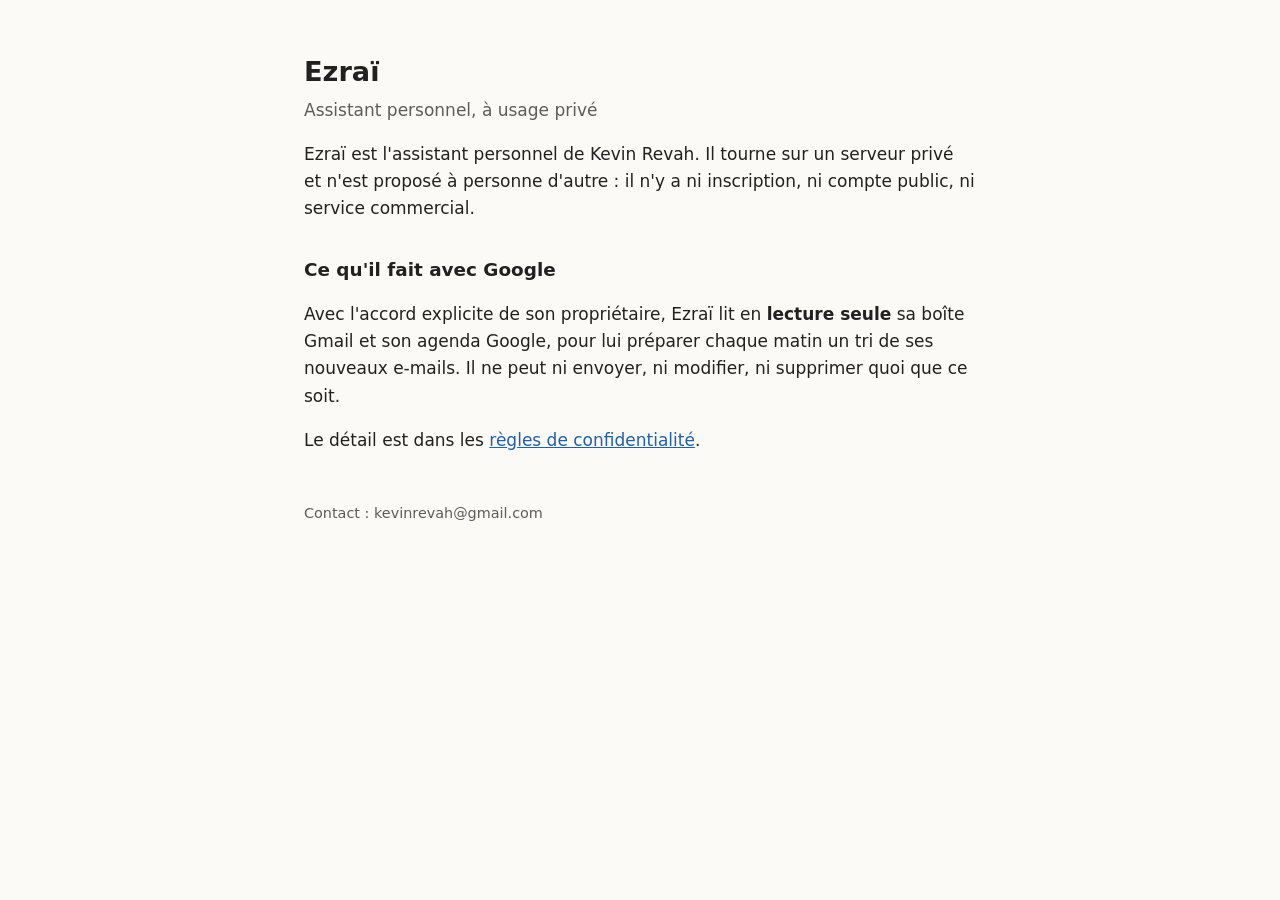
<file: index.html>
<!doctype html>
<html lang="fr">
<head>
<meta charset="utf-8">
<meta name="viewport" content="width=device-width, initial-scale=1">
<title>Ezraï</title>
<link rel="stylesheet" href="style.css">
</head>
<body>
<h1>Ezraï</h1>
<p class="sous">Assistant personnel, à usage privé</p>

<p>Ezraï est l'assistant personnel de Kevin Revah. Il tourne sur un serveur privé et n'est proposé
à personne d'autre : il n'y a ni inscription, ni compte public, ni service commercial.</p>

<h2>Ce qu'il fait avec Google</h2>
<p>Avec l'accord explicite de son propriétaire, Ezraï lit en <strong>lecture seule</strong> sa boîte
Gmail et son agenda Google, pour lui préparer chaque matin un tri de ses nouveaux e-mails. Il ne peut
ni envoyer, ni modifier, ni supprimer quoi que ce soit.</p>

<p>Le détail est dans les <a href="confidentialite.html">règles de confidentialité</a>.</p>

<footer>Contact : kevinrevah@gmail.com</footer>
</body>
</html>
</file>
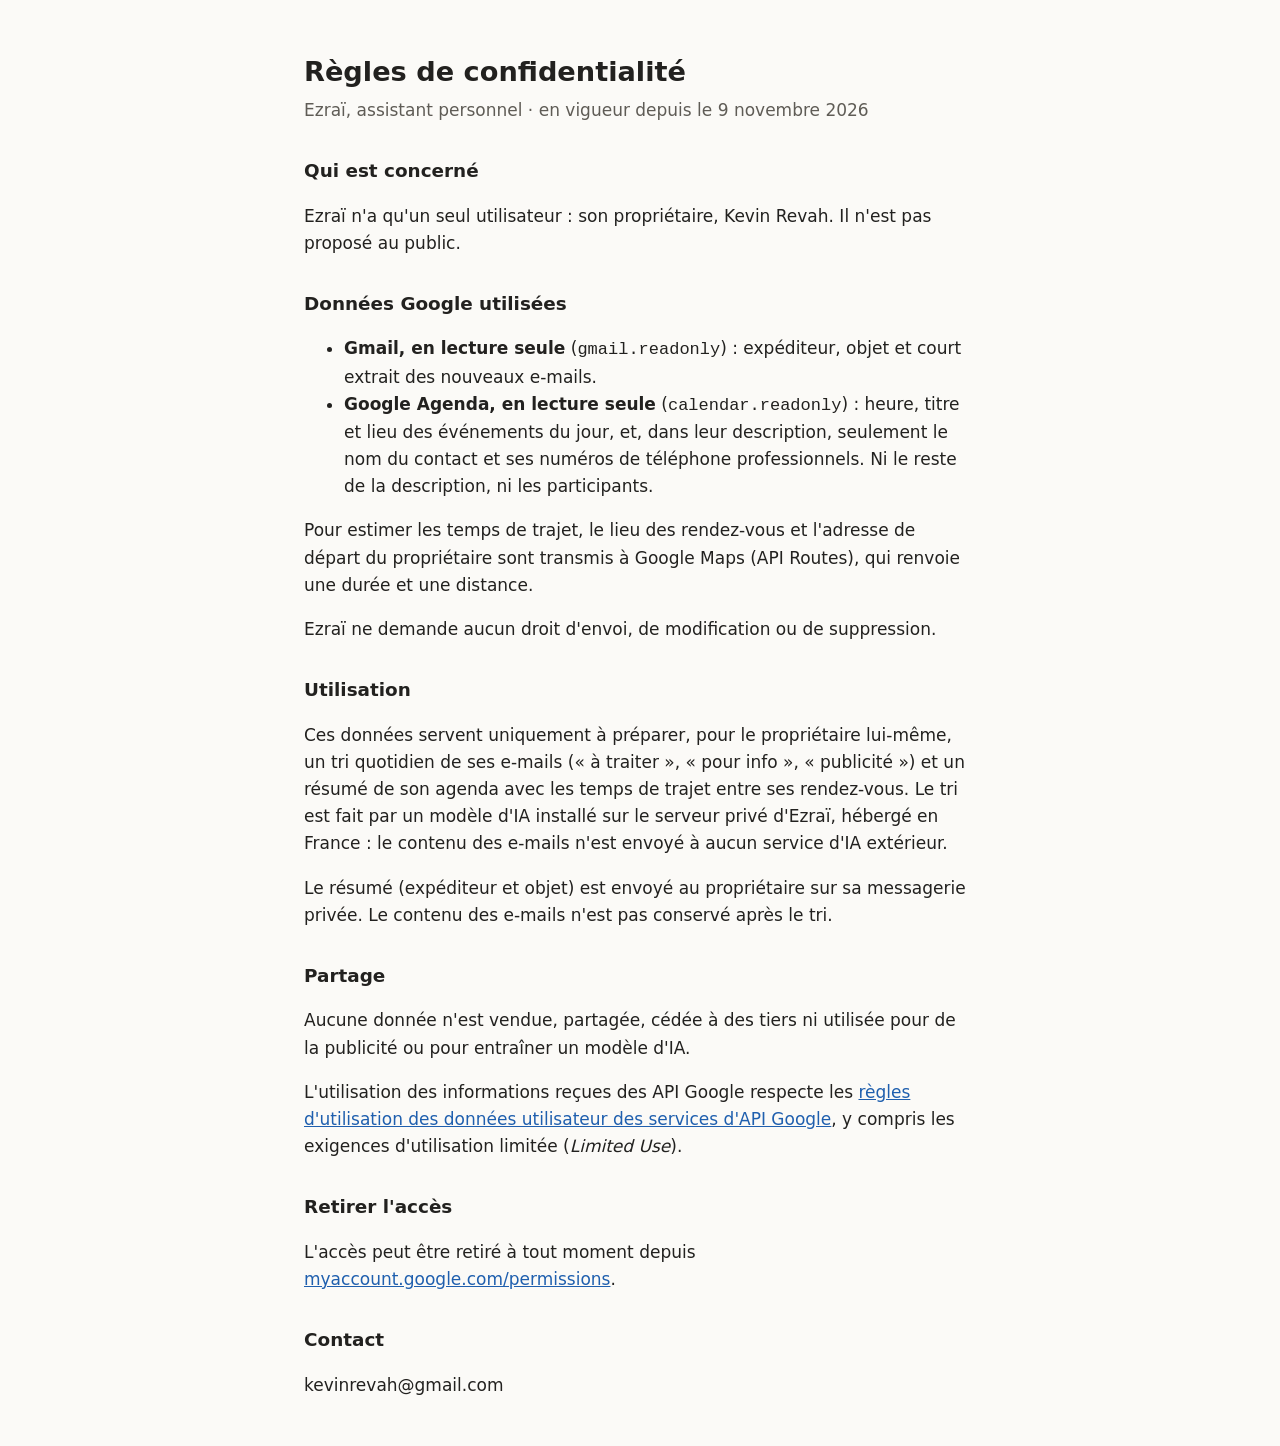
<file: confidentialite.html>
<!doctype html>
<html lang="fr">
<head>
<meta charset="utf-8">
<meta name="viewport" content="width=device-width, initial-scale=1">
<title>Ezraï — confidentialité</title>
<link rel="stylesheet" href="style.css">
</head>
<body>
<h1>Règles de confidentialité</h1>
<p class="sous">Ezraï, assistant personnel · en vigueur depuis le 9 novembre 2026</p>

<h2>Qui est concerné</h2>
<p>Ezraï n'a qu'un seul utilisateur : son propriétaire, Kevin Revah. Il n'est pas proposé au public.</p>

<h2>Données Google utilisées</h2>
<ul>
<li><strong>Gmail, en lecture seule</strong> (<code>gmail.readonly</code>) : expéditeur, objet et court
extrait des nouveaux e-mails.</li>
<li><strong>Google Agenda, en lecture seule</strong> (<code>calendar.readonly</code>) : heure, titre et
lieu des événements du jour, et, dans leur description, seulement le nom du contact et ses numéros de
téléphone professionnels. Ni le reste de la description, ni les participants.</li>
</ul>
<p>Pour estimer les temps de trajet, le lieu des rendez-vous et l'adresse de départ du propriétaire sont
transmis à Google Maps (API Routes), qui renvoie une durée et une distance.</p>
<p>Ezraï ne demande aucun droit d'envoi, de modification ou de suppression.</p>

<h2>Utilisation</h2>
<p>Ces données servent uniquement à préparer, pour le propriétaire lui-même, un tri quotidien de ses
e-mails (« à traiter », « pour info », « publicité ») et un résumé de son agenda avec les temps de
trajet entre ses rendez-vous. Le tri est fait par un
modèle d'IA installé sur le serveur privé d'Ezraï, hébergé en France : le contenu des e-mails n'est
envoyé à aucun service d'IA extérieur.</p>
<p>Le résumé (expéditeur et objet) est envoyé au propriétaire sur sa messagerie privée. Le contenu des
e-mails n'est pas conservé après le tri.</p>

<h2>Partage</h2>
<p>Aucune donnée n'est vendue, partagée, cédée à des tiers ni utilisée pour de la publicité ou pour
entraîner un modèle d'IA.</p>
<p>L'utilisation des informations reçues des API Google respecte les
<a href="https://developers.google.com/terms/api-services-user-data-policy">règles d'utilisation des
données utilisateur des services d'API Google</a>, y compris les exigences d'utilisation limitée
(<i>Limited Use</i>).</p>

<h2>Retirer l'accès</h2>
<p>L'accès peut être retiré à tout moment depuis
<a href="https://myaccount.google.com/permissions">myaccount.google.com/permissions</a>.</p>

<h2>Contact</h2>
<p>kevinrevah@gmail.com</p>
</body>
</html>
</file>
<file: style.css>
:root { --fond: #fbfaf7; --texte: #22211f; --doux: #5f5c56; --lien: #1f5fae; }
@media (prefers-color-scheme: dark) {
  :root { --fond: #1b1a18; --texte: #ecebe7; --doux: #a9a59c; --lien: #8ab4f0; }
}
body { background: var(--fond); color: var(--texte); font: 17px/1.6 system-ui, sans-serif;
       max-width: 42rem; margin: 0 auto; padding: 2rem 1rem; }
h1 { font-size: 1.7rem; margin-bottom: .2rem; }
h2 { font-size: 1.15rem; margin-top: 2rem; }
p.sous { color: var(--doux); margin-top: 0; }
a { color: var(--lien); }
footer { margin-top: 3rem; color: var(--doux); font-size: .9rem; }
</file>
